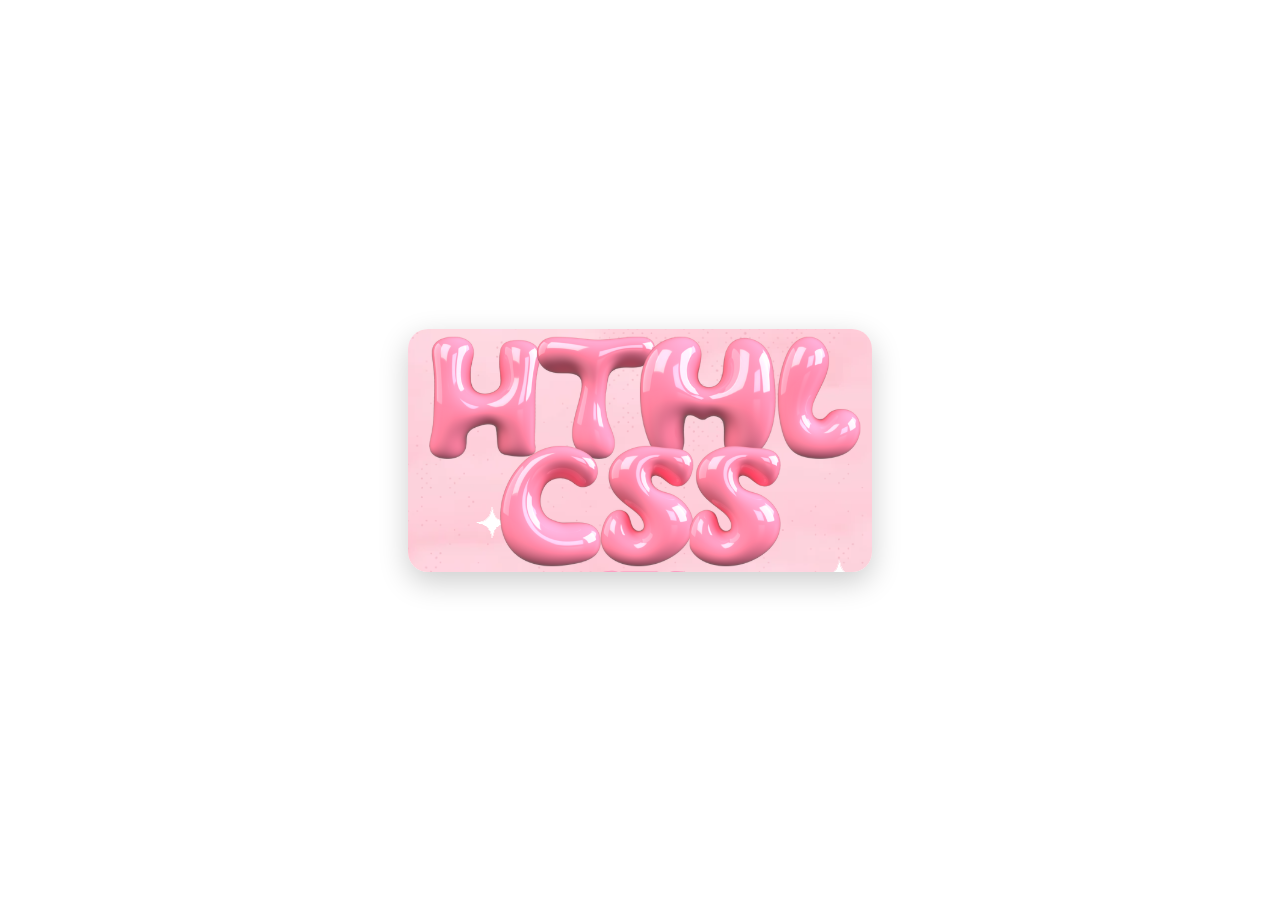
<file: index.html>
<!DOCTYPE html>
<html lang="fr">
<head>
  <meta charset="UTF-8" />
  <meta name="viewport" content="width=device-width, initial-scale=1.0"/>
  <title>Image Cliquable</title>
  <link rel="stylesheet" href="styles.css">
  
    
</head>
<body>
  <div class="click-wrapper">
    <img src="images/titre.PNG" alt="Image locale cliquable">
    <form action="tips.html">
      <button type="submit" class="invisible-button" aria-label="Aller à la page principale"></button>
    </form>
  </div>
</body>
</html>
</file>
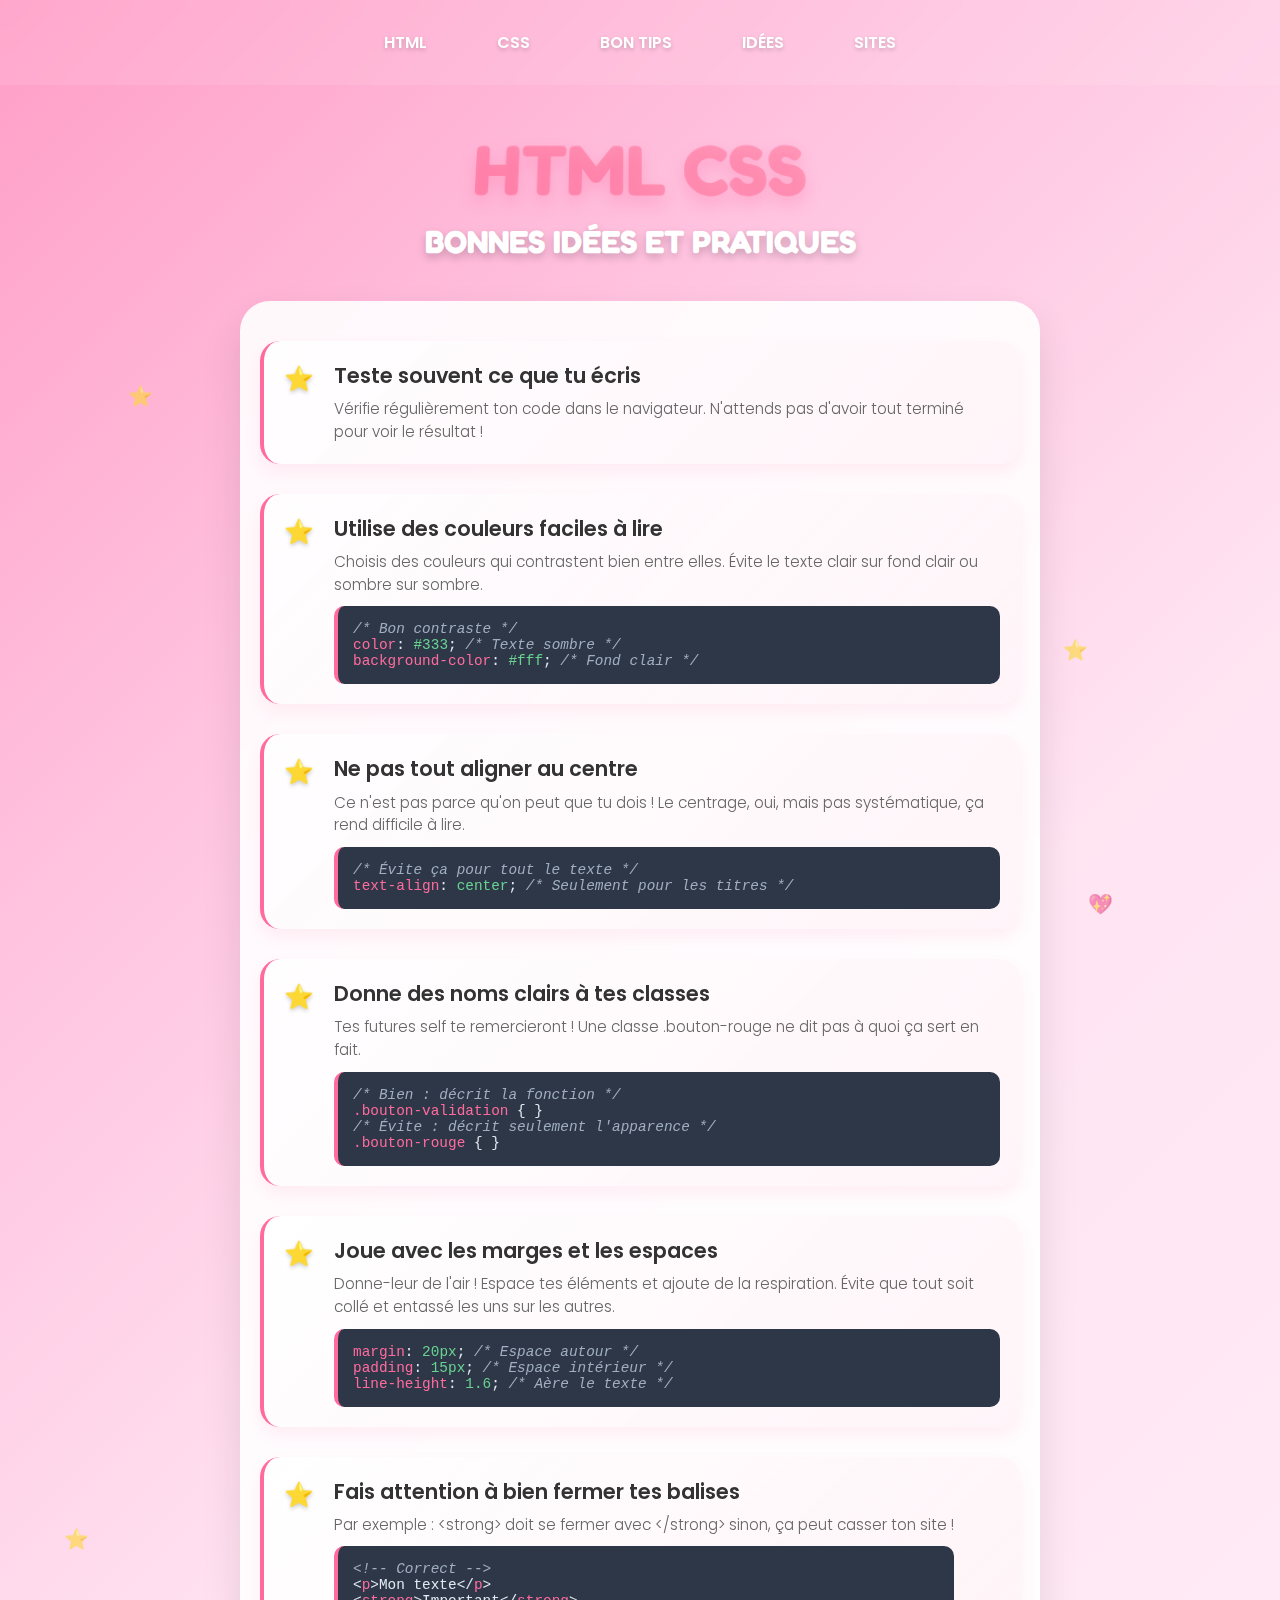
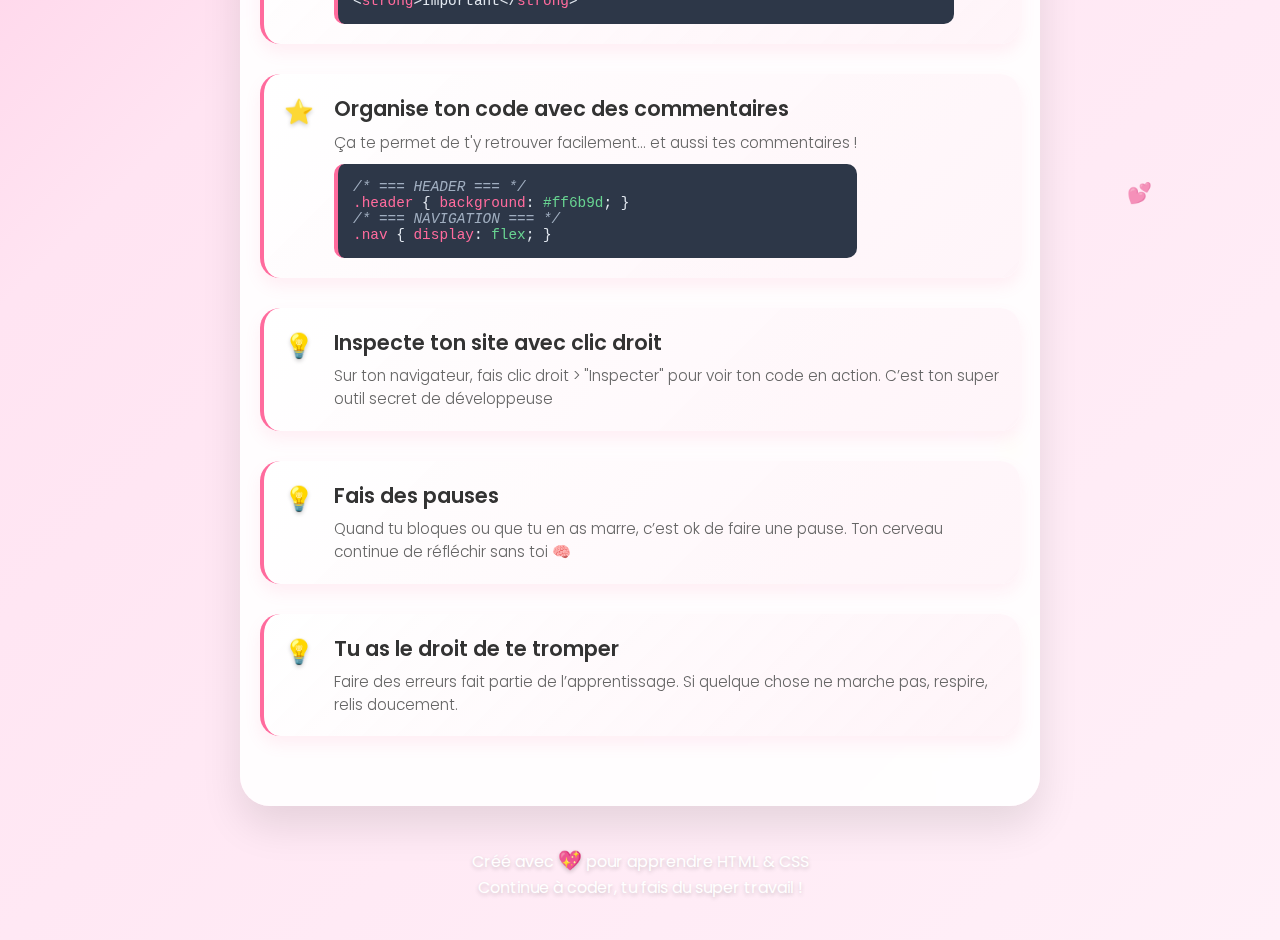
<file: tips.html>
<!DOCTYPE html>
<html lang="fr">
<head>
    <meta charset="UTF-8">
    <meta name="viewport" content="width=device-width, initial-scale=1.0">
    <title>Bonnes Pratiques HTML & CSS</title>
    <link rel="stylesheet" href="tips.css">
</head>
<body>
    <!-- ⭐ Décorations flottantes -->
    <span class="decoration star1">⭐</span>
    <span class="decoration star2">⭐</span>
    <span class="decoration star3">⭐</span>
    <span class="decoration star4">⭐</span>
    <span class="decoration heart1">💖</span>
    <span class="decoration heart2">💕</span>

    <!-- 🧭 Navigation avec liens -->
    <nav>
        <a href="https://www.w3schools.com/html/default.asp" class="nav-link" target="_blank">HTML</a>
        <a href="https://www.w3schools.com/css/default.asp" class="nav-link" target="_blank">CSS</a>
        <a href="#bon-tips" class="nav-link">BON TIPS</a>
        <a href="idees.html" class="nav-link">IDÉES</a>
        <a href="https://www.sublimetext.com/" class="nav-link" target="_blank">SITES</a>
    </nav>

    <!-- 🎀 Titre principal -->
    <header class="main-title">
        <h1 class="html-css-title">HTML CSS</h1>
        <h2 class="subtitle">BONNES IDÉES ET PRATIQUES</h2>
    </header>

    <!-- 💡 Conteneur des conseils -->
    <main class="tips-container" id="bon-tips">

        <article class="tip">
            <span class="tip-icon">⭐</span>
            <section class="tip-content">
                <h3>Teste souvent ce que tu écris</h3>
                <p>Vérifie régulièrement ton code dans le navigateur. N'attends pas d'avoir tout terminé pour voir le résultat !</p>
            </section>
        </article>

        <article class="tip">
            <span class="tip-icon">⭐</span>
            <section class="tip-content">
                <h3>Utilise des couleurs faciles à lire</h3>
                <p>Choisis des couleurs qui contrastent bien entre elles. Évite le texte clair sur fond clair ou sombre sur sombre.</p>
                <div class="code-example">
<span class="comment">/* Bon contraste */</span><br>
<span class="keyword">color</span>: <span class="string">#333</span>; <span class="comment">/* Texte sombre */</span><br>
<span class="keyword">background-color</span>: <span class="string">#fff</span>; <span class="comment">/* Fond clair */</span>
                </div>
            </section>
        </article>

        <article class="tip">
            <span class="tip-icon">⭐</span>
            <section class="tip-content">
                <h3>Ne pas tout aligner au centre</h3>
                <p>Ce n'est pas parce qu'on peut que tu dois ! Le centrage, oui, mais pas systématique, ça rend difficile à lire.</p>
                <div class="code-example">
<span class="comment">/* Évite ça pour tout le texte */</span><br>
<span class="keyword">text-align</span>: <span class="string">center</span>; <span class="comment">/* Seulement pour les titres */</span>
                </div>
            </section>
        </article>

        <article class="tip">
            <span class="tip-icon">⭐</span>
            <section class="tip-content">
                <h3>Donne des noms clairs à tes classes</h3>
                <p>Tes futures self te remercieront ! Une classe .bouton-rouge ne dit pas à quoi ça sert en fait.</p>
                <div class="code-example">
<span class="comment">/* Bien : décrit la fonction */</span><br>
<span class="keyword">.bouton-validation</span> { }<br>
<span class="comment">/* Évite : décrit seulement l'apparence */</span><br>
<span class="keyword">.bouton-rouge</span> { }
                </div>
            </section>
        </article>

        <article class="tip">
            <span class="tip-icon">⭐</span>
            <section class="tip-content">
                <h3>Joue avec les marges et les espaces</h3>
                <p>Donne-leur de l'air ! Espace tes éléments et ajoute de la respiration. Évite que tout soit collé et entassé les uns sur les autres.</p>
                <div class="code-example">
<span class="keyword">margin</span>: <span class="string">20px</span>; <span class="comment">/* Espace autour */</span><br>
<span class="keyword">padding</span>: <span class="string">15px</span>; <span class="comment">/* Espace intérieur */</span><br>
<span class="keyword">line-height</span>: <span class="string">1.6</span>; <span class="comment">/* Aère le texte */</span>
                </div>
            </section>
        </article>

        <article class="tip">
            <span class="tip-icon">⭐</span>
            <section class="tip-content">
                <h3>Fais attention à bien fermer tes balises</h3>
                <p>Par exemple : &lt;strong&gt; doit se fermer avec &lt;/strong&gt; sinon, ça peut casser ton site !</p>
                <div class="code-example">
<span class="comment">&lt;!-- Correct --&gt;</span><br>
&lt;<span class="keyword">p</span>&gt;Mon texte&lt;/<span class="keyword">p</span>&gt;<br>
&lt;<span class="keyword">strong</span>&gt;Important&lt;/<span class="keyword">strong</span>&gt;
                </div>
            </section>
        </article>

        <article class="tip">
            <span class="tip-icon">⭐</span>
            <section class="tip-content">
                <h3>Organise ton code avec des commentaires</h3>
                <p>Ça te permet de t'y retrouver facilement... et aussi tes commentaires !</p>
                <div class="code-example">
<span class="comment">/* === HEADER === */</span><br>
<span class="keyword">.header</span> { <span class="keyword">background</span>: <span class="string">#ff6b9d</span>; }<br>
<span class="comment">/* === NAVIGATION === */</span><br>
<span class="keyword">.nav</span> { <span class="keyword">display</span>: <span class="string">flex</span>; }
                </div>
            </section>
        </article>

        <article class="tip">
            <span class="tip-icon">💡</span>
            <section class="tip-content">
                <h3>Inspecte ton site avec clic droit</h3>
                <p>Sur ton navigateur, fais clic droit &gt; "Inspecter" pour voir ton code en action. C’est ton super outil secret de développeuse</p>
            </section>
        </article>

        <article class="tip">
            <span class="tip-icon">💡</span>
            <section class="tip-content">
                <h3>Fais des pauses</h3>
                <p>Quand tu bloques ou que tu en as marre, c’est ok de faire une pause. Ton cerveau continue de réfléchir sans toi 🧠</p>
            </section>
        </article>

        <article class="tip">
            <span class="tip-icon">💡</span>
            <section class="tip-content">
                <h3>Tu as le droit de te tromper</h3>
                <p>Faire des erreurs fait partie de l’apprentissage. Si quelque chose ne marche pas, respire, relis doucement.</p>
            </section>
        </article>

    </main>

    <!-- 📌 Pied de page -->
    <footer>
        <p>Créé avec <span class="footer-heart">💖</span> pour apprendre HTML & CSS</p>
        <p>Continue à coder, tu fais du super travail !</p>
    </footer>
</body>
</html>
</file>
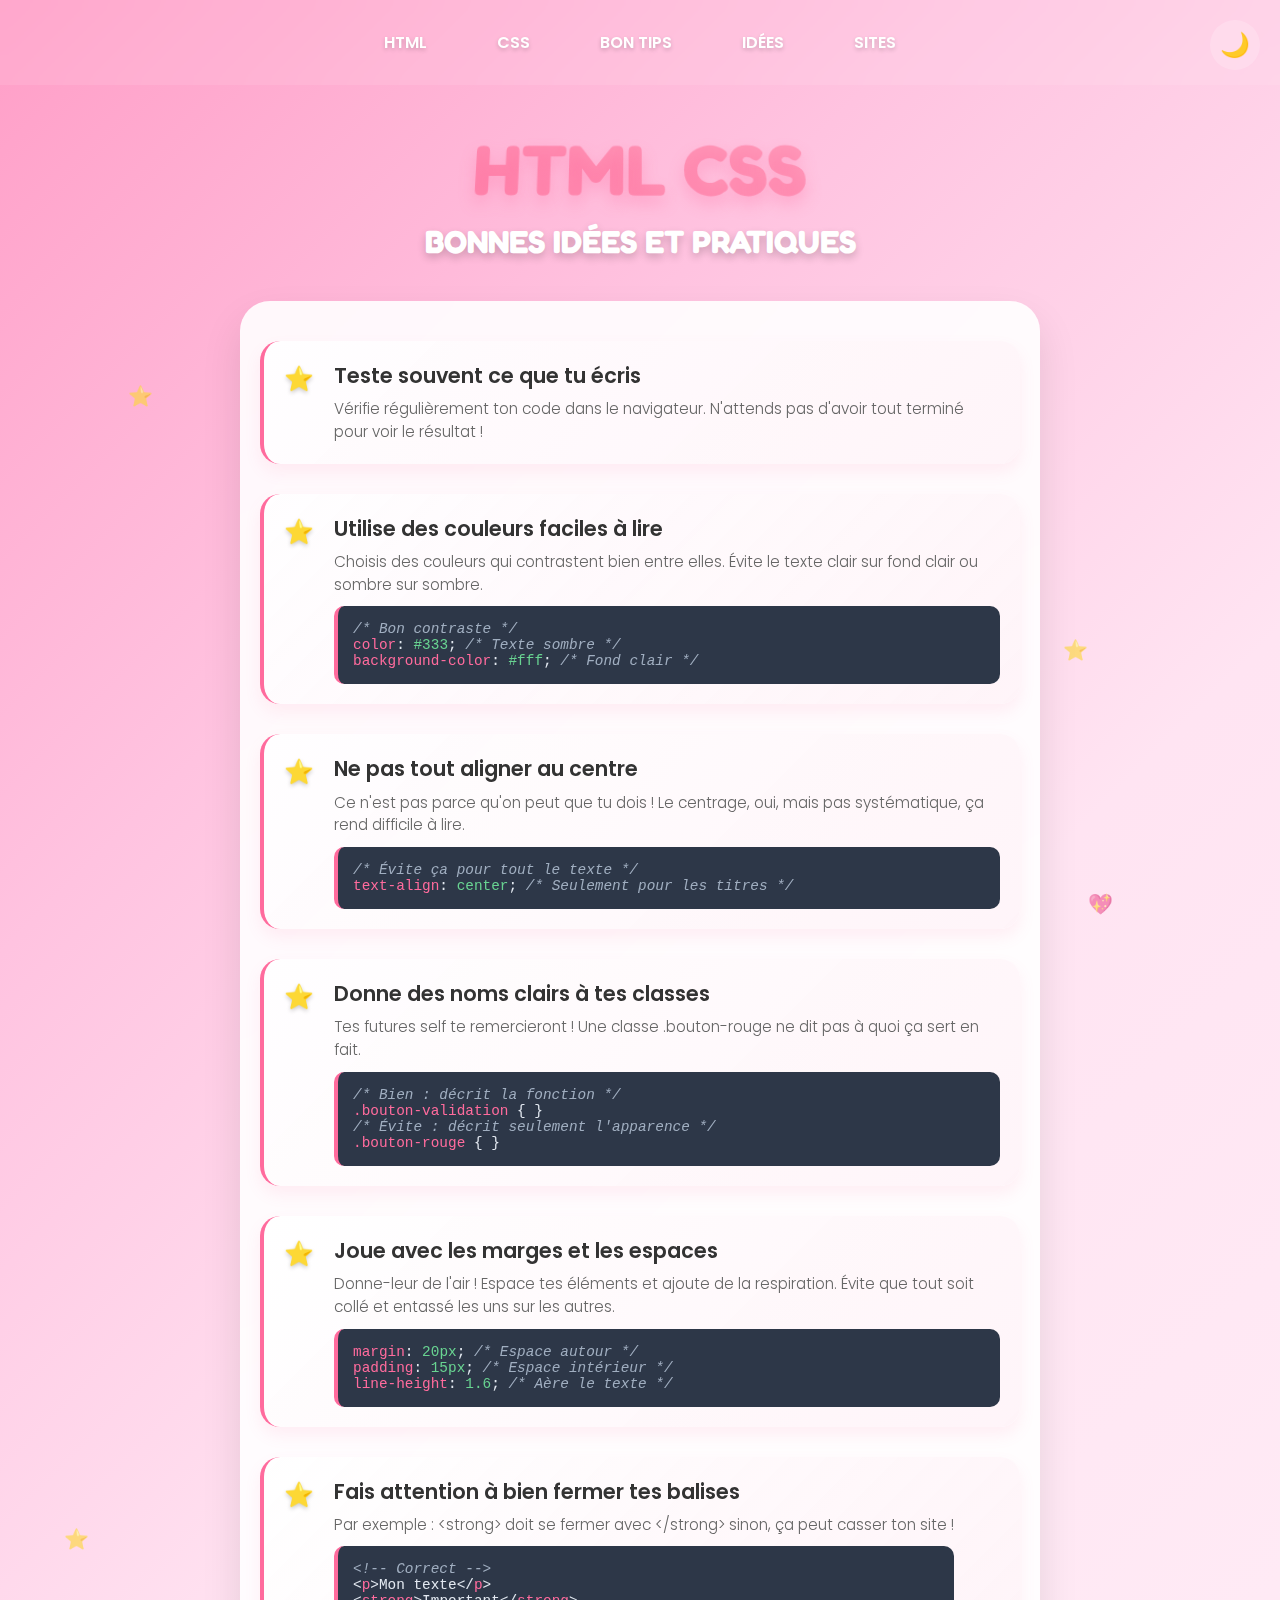
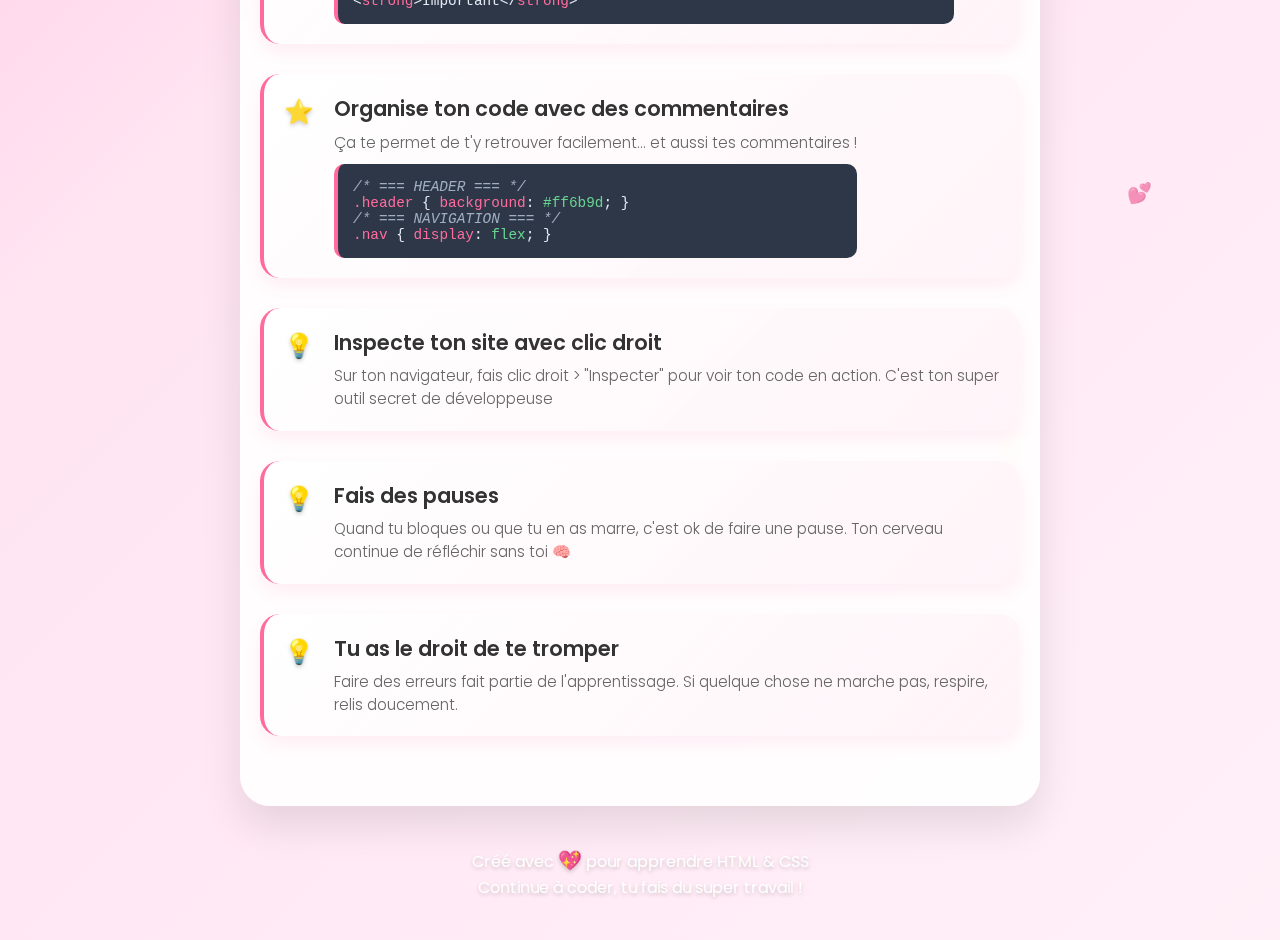
<file: tips2.html>
<!DOCTYPE html>
<html lang="fr">
<head>
    <meta charset="UTF-8">
    <meta name="viewport" content="width=device-width, initial-scale=1.0">
    <title>Bonnes Pratiques HTML & CSS</title>
    <style>
        @import url('https://fonts.googleapis.com/css2?family=Fredoka+One:wght@400&family=Poppins:wght@300;400;600;700&display=swap');
        
        * {
            margin: 0;
            padding: 0;
            box-sizing: border-box;
        }
        
        body {
            font-family: 'Poppins', sans-serif;
            background: linear-gradient(135deg, #ff9ec7 0%, #ffc3e0 25%, #ffe4f2 50%, #fff0f8 100%);
            min-height: 100vh;
            position: relative;
            overflow-x: hidden;
            transition: all 0.3s ease;
        }
        
        /* Mode sombre */
        body.dark-mode {
            background: linear-gradient(135deg, #1a1a2e 0%, #16213e 25%, #0f3460 50%, #1e3a5f 100%);
        }
        
        /* Bouton de mode sombre */
        .dark-mode-toggle {
            position: fixed;
            top: 20px;
            right: 20px;
            background: rgba(255, 255, 255, 0.2);
            border: none;
            border-radius: 50%;
            width: 50px;
            height: 50px;
            font-size: 24px;
            cursor: pointer;
            backdrop-filter: blur(10px);
            transition: all 0.3s ease;
            z-index: 1000;
        }
        
        .dark-mode-toggle:hover {
            transform: scale(1.1);
            background: rgba(255, 255, 255, 0.3);
        }
        
        /* Étoiles et cœurs décoratifs */
        .decoration {
            position: absolute;
            font-size: 20px;
            opacity: 0.6;
            animation: float 3s ease-in-out infinite;
        }
        
        .star1 { top: 15%; left: 10%; animation-delay: 0s; }
        .star2 { top: 25%; right: 15%; animation-delay: 1s; }
        .star3 { top: 60%; left: 5%; animation-delay: 2s; }
        .star4 { top: 80%; right: 20%; animation-delay: 0.5s; }
        .heart1 { top: 35%; left: 85%; animation-delay: 1.5s; }
        .heart2 { top: 70%; right: 10%; animation-delay: 2.5s; }
        
        @keyframes float {
            0%, 100% { transform: translateY(0px) rotate(0deg); }
            50% { transform: translateY(-10px) rotate(5deg); }
        }
        
        /* Navigation */
        nav {
            display: flex;
            justify-content: center;
            gap: 30px;
            padding: 20px;
            background: rgba(255, 255, 255, 0.1);
            backdrop-filter: blur(10px);
        }
        
        .dark-mode nav {
            background: rgba(0, 0, 0, 0.2);
        }
        
        .nav-link {
            color: #fff;
            text-decoration: none;
            font-weight: 600;
            padding: 10px 20px;
            border-radius: 20px;
            transition: all 0.3s ease;
            text-shadow: 0 2px 4px rgba(0,0,0,0.2);
        }
        
        .nav-link:hover {
            background: rgba(255, 255, 255, 0.2);
            transform: translateY(-2px);
        }
        
        .dark-mode .nav-link:hover {
            background: rgba(255, 255, 255, 0.1);
        }
        
        /* Titre principal avec effet 3D */
        .main-title {
            text-align: center;
            margin: 40px 0;
        }
        
        .html-css-title {
            font-family: 'Fredoka One', cursive;
            font-size: 4.5rem;
            background: linear-gradient(45deg, #ff6b9d, #ff8fb3, #ffb3cc);
            -webkit-background-clip: text;
            -webkit-text-fill-color: transparent;
            background-clip: text;
            text-shadow: 0 8px 16px rgba(255, 107, 157, 0.3);
            margin-bottom: 10px;
            transform: perspective(500px) rotateX(10deg);
        }
        
        .dark-mode .html-css-title {
            background: linear-gradient(45deg, #ff6b9d, #ff8fb3, #ffb3cc);
            -webkit-background-clip: text;
            -webkit-text-fill-color: transparent;
            background-clip: text;
            text-shadow: 0 8px 16px rgba(255, 107, 157, 0.5);
        }
        
        .subtitle {
            font-family: 'Fredoka One', cursive;
            font-size: 2rem;
            color: #fff;
            text-shadow: 0 4px 8px rgba(0,0,0,0.2);
            margin-bottom: 30px;
        }
        
        /* Container principal */
        .tips-container {
            max-width: 800px;
            margin: 0 auto;
            padding: 40px 20px;
            background: rgba(255, 255, 255, 0.9);
            border-radius: 30px;
            box-shadow: 0 20px 40px rgba(0,0,0,0.1);
            backdrop-filter: blur(10px);
            position: relative;
            z-index: 10;
            transition: all 0.3s ease;
        }
        
        .dark-mode .tips-container {
            background: rgba(30, 30, 46, 0.9);
            box-shadow: 0 20px 40px rgba(0,0,0,0.3);
        }
        
        /* Chaque conseil */
        .tip {
            display: flex;
            align-items: flex-start;
            margin-bottom: 30px;
            padding: 20px;
            background: linear-gradient(135deg, rgba(255, 255, 255, 0.8), rgba(255, 243, 248, 0.9));
            border-radius: 20px;
            box-shadow: 0 8px 16px rgba(255, 107, 157, 0.1);
            transition: all 0.3s ease;
            border-left: 4px solid #ff6b9d;
        }
        
        .dark-mode .tip {
            background: linear-gradient(135deg, rgba(45, 55, 72, 0.8), rgba(30, 30, 46, 0.9));
            box-shadow: 0 8px 16px rgba(0, 0, 0, 0.2);
        }
        
        .tip:hover {
            transform: translateY(-5px);
            box-shadow: 0 12px 24px rgba(255, 107, 157, 0.2);
        }
        
        .dark-mode .tip:hover {
            box-shadow: 0 12px 24px rgba(0, 0, 0, 0.3);
        }
        
        .tip-icon {
            font-size: 24px;
            margin-right: 20px;
            color: #ffd700;
            text-shadow: 0 2px 4px rgba(0,0,0,0.2);
            animation: sparkle 2s ease-in-out infinite;
        }
        
        @keyframes sparkle {
            0%, 100% { transform: scale(1) rotate(0deg); }
            50% { transform: scale(1.1) rotate(5deg); }
        }
        
        .tip-content h3 {
            color: #333;
            font-size: 1.3rem;
            font-weight: 600;
            margin-bottom: 8px;
            line-height: 1.4;
            transition: color 0.3s ease;
        }
        
        .dark-mode .tip-content h3 {
            color: #e2e8f0;
        }
        
        .tip-content p {
            color: #666;
            font-size: 0.95rem;
            line-height: 1.5;
            font-weight: 300;
            transition: color 0.3s ease;
        }
        
        .dark-mode .tip-content p {
            color: #a0aec0;
        }
        
        /* Code examples */
        .code-example {
            background: #2d3748;
            color: #e2e8f0;
            padding: 15px;
            border-radius: 10px;
            margin-top: 10px;
            font-family: 'Courier New', monospace;
            font-size: 0.9rem;
            overflow-x: auto;
            border-left: 4px solid #ff6b9d;
        }
        
        .dark-mode .code-example {
            background: #1a202c;
            border-left: 4px solid #ff6b9d;
        }
        
        .code-example .keyword { color: #ff6b9d; }
        .code-example .string { color: #68d391; }
        .code-example .comment { color: #a0aec0; font-style: italic; }
        
        /* Footer */
        footer {
            text-align: center;
            padding: 40px 20px;
            color: #fff;
            text-shadow: 0 2px 4px rgba(0,0,0,0.2);
        }
        
        .footer-heart {
            color: #ff6b9d;
            font-size: 1.2rem;
            animation: heartbeat 1.5s ease-in-out infinite;
        }
        
        @keyframes heartbeat {
            0%, 100% { transform: scale(1); }
            50% { transform: scale(1.1); }
        }
    </style>
</head>
<body>
    <!-- Bouton mode sombre -->
    <button class="dark-mode-toggle" onclick="toggleDarkMode()">🌙</button>

    <!-- ⭐ Décorations flottantes -->
    <span class="decoration star1">⭐</span>
    <span class="decoration star2">⭐</span>
    <span class="decoration star3">⭐</span>
    <span class="decoration star4">⭐</span>
    <span class="decoration heart1">💖</span>
    <span class="decoration heart2">💕</span>

    <!-- 🧭 Navigation avec liens -->
    <nav>
        <a href="https://www.w3schools.com/html/default.asp" class="nav-link" target="_blank">HTML</a>
        <a href="https://www.w3schools.com/css/default.asp" class="nav-link" target="_blank">CSS</a>
        <a href="#bon-tips" class="nav-link">BON TIPS</a>
        <a href="idees.html" class="nav-link">IDÉES</a>
        <a href="https://www.sublimetext.com/" class="nav-link" target="_blank">SITES</a>
    </nav>

    <!-- 🎀 Titre principal -->
    <header class="main-title">
        <h1 class="html-css-title">HTML CSS</h1>
        <h2 class="subtitle">BONNES IDÉES ET PRATIQUES</h2>
    </header>

    <!-- 💡 Conteneur des conseils -->
    <main class="tips-container" id="bon-tips">

        <article class="tip">
            <span class="tip-icon">⭐</span>
            <section class="tip-content">
                <h3>Teste souvent ce que tu écris</h3>
                <p>Vérifie régulièrement ton code dans le navigateur. N'attends pas d'avoir tout terminé pour voir le résultat !</p>
            </section>
        </article>

        <article class="tip">
            <span class="tip-icon">⭐</span>
            <section class="tip-content">
                <h3>Utilise des couleurs faciles à lire</h3>
                <p>Choisis des couleurs qui contrastent bien entre elles. Évite le texte clair sur fond clair ou sombre sur sombre.</p>
                <div class="code-example">
<span class="comment">/* Bon contraste */</span><br>
<span class="keyword">color</span>: <span class="string">#333</span>; <span class="comment">/* Texte sombre */</span><br>
<span class="keyword">background-color</span>: <span class="string">#fff</span>; <span class="comment">/* Fond clair */</span>
                </div>
            </section>
        </article>

        <article class="tip">
            <span class="tip-icon">⭐</span>
            <section class="tip-content">
                <h3>Ne pas tout aligner au centre</h3>
                <p>Ce n'est pas parce qu'on peut que tu dois ! Le centrage, oui, mais pas systématique, ça rend difficile à lire.</p>
                <div class="code-example">
<span class="comment">/* Évite ça pour tout le texte */</span><br>
<span class="keyword">text-align</span>: <span class="string">center</span>; <span class="comment">/* Seulement pour les titres */</span>
                </div>
            </section>
        </article>

        <article class="tip">
            <span class="tip-icon">⭐</span>
            <section class="tip-content">
                <h3>Donne des noms clairs à tes classes</h3>
                <p>Tes futures self te remercieront ! Une classe .bouton-rouge ne dit pas à quoi ça sert en fait.</p>
                <div class="code-example">
<span class="comment">/* Bien : décrit la fonction */</span><br>
<span class="keyword">.bouton-validation</span> { }<br>
<span class="comment">/* Évite : décrit seulement l'apparence */</span><br>
<span class="keyword">.bouton-rouge</span> { }
                </div>
            </section>
        </article>

        <article class="tip">
            <span class="tip-icon">⭐</span>
            <section class="tip-content">
                <h3>Joue avec les marges et les espaces</h3>
                <p>Donne-leur de l'air ! Espace tes éléments et ajoute de la respiration. Évite que tout soit collé et entassé les uns sur les autres.</p>
                <div class="code-example">
<span class="keyword">margin</span>: <span class="string">20px</span>; <span class="comment">/* Espace autour */</span><br>
<span class="keyword">padding</span>: <span class="string">15px</span>; <span class="comment">/* Espace intérieur */</span><br>
<span class="keyword">line-height</span>: <span class="string">1.6</span>; <span class="comment">/* Aère le texte */</span>
                </div>
            </section>
        </article>

        <article class="tip">
            <span class="tip-icon">⭐</span>
            <section class="tip-content">
                <h3>Fais attention à bien fermer tes balises</h3>
                <p>Par exemple : &lt;strong&gt; doit se fermer avec &lt;/strong&gt; sinon, ça peut casser ton site !</p>
                <div class="code-example">
<span class="comment">&lt;!-- Correct --&gt;</span><br>
&lt;<span class="keyword">p</span>&gt;Mon texte&lt;/<span class="keyword">p</span>&gt;<br>
&lt;<span class="keyword">strong</span>&gt;Important&lt;/<span class="keyword">strong</span>&gt;
                </div>
            </section>
        </article>

        <article class="tip">
            <span class="tip-icon">⭐</span>
            <section class="tip-content">
                <h3>Organise ton code avec des commentaires</h3>
                <p>Ça te permet de t'y retrouver facilement... et aussi tes commentaires !</p>
                <div class="code-example">
<span class="comment">/* === HEADER === */</span><br>
<span class="keyword">.header</span> { <span class="keyword">background</span>: <span class="string">#ff6b9d</span>; }<br>
<span class="comment">/* === NAVIGATION === */</span><br>
<span class="keyword">.nav</span> { <span class="keyword">display</span>: <span class="string">flex</span>; }
                </div>
            </section>
        </article>

        <article class="tip">
            <span class="tip-icon">💡</span>
            <section class="tip-content">
                <h3>Inspecte ton site avec clic droit</h3>
                <p>Sur ton navigateur, fais clic droit &gt; "Inspecter" pour voir ton code en action. C'est ton super outil secret de développeuse</p>
            </section>
        </article>

        <article class="tip">
            <span class="tip-icon">💡</span>
            <section class="tip-content">
                <h3>Fais des pauses</h3>
                <p>Quand tu bloques ou que tu en as marre, c'est ok de faire une pause. Ton cerveau continue de réfléchir sans toi 🧠</p>
            </section>
        </article>

        <article class="tip">
            <span class="tip-icon">💡</span>
            <section class="tip-content">
                <h3>Tu as le droit de te tromper</h3>
                <p>Faire des erreurs fait partie de l'apprentissage. Si quelque chose ne marche pas, respire, relis doucement.</p>
            </section>
        </article>

    </main>

    <!-- 📌 Pied de page -->
    <footer>
        <p>Créé avec <span class="footer-heart">💖</span> pour apprendre HTML & CSS</p>
        <p>Continue à coder, tu fais du super travail !</p>
    </footer>

    <script>
        function toggleDarkMode() {
            const body = document.body;
            const button = document.querySelector('.dark-mode-toggle');
            
            body.classList.toggle('dark-mode');
            
            if (body.classList.contains('dark-mode')) {
                button.textContent = '☀️';
            } else {
                button.textContent = '🌙';
            }
        }
    </script>
</body>
</html>
</file>
<file: styles.css>
body {
      margin: 0;
      padding: 0;
      background: #fff;
      display: flex;
      justify-content: center;
      align-items: center;
      height: 100vh;
    }
    .click-wrapper {
      position: relative;
      width: 464px;
      height: 243px;
      border-radius: 20px;
      overflow: hidden;
      box-shadow: 0 10px 30px rgba(0, 0, 0, 0.2);
      animation: pulse 2s infinite;
    }
    .click-wrapper img {
      width: 100%;
      height: auto;
      display: block;
    }
    .invisible-button {
      position: absolute;
      top: 0;
      left: 0;
      width: 100%;
      height: 100%;
      background: transparent;
      border: none;
      cursor: pointer;
    }
    
    @keyframes pulse {
      0% {
        transform: scale(1);
        box-shadow: 0 10px 30px rgba(0, 0, 0, 0.2);
      }
      50% {
        transform: scale(1.05);
        box-shadow: 0 15px 40px rgba(0, 0, 0, 0.3);
      }
      100% {
        transform: scale(1);
        box-shadow: 0 10px 30px rgba(0, 0, 0, 0.2);
      }
    }
</file>
<file: tips.css>
@import url('https://fonts.googleapis.com/css2?family=Fredoka+One:wght@400&family=Poppins:wght@300;400;600;700&display=swap');
        
        * {
            margin: 0;
            padding: 0;
            box-sizing: border-box;
        }
        
        body {
            font-family: 'Poppins', sans-serif;
            background: linear-gradient(135deg, #ff9ec7 0%, #ffc3e0 25%, #ffe4f2 50%, #fff0f8 100%);
            min-height: 100vh;
            position: relative;
            overflow-x: hidden;
        }
        
        /* Étoiles et cœurs décoratifs */
        .decoration {
            position: absolute;
            font-size: 20px;
            opacity: 0.6;
            animation: float 3s ease-in-out infinite;
        }
        
        .star1 { top: 15%; left: 10%; animation-delay: 0s; }
        .star2 { top: 25%; right: 15%; animation-delay: 1s; }
        .star3 { top: 60%; left: 5%; animation-delay: 2s; }
        .star4 { top: 80%; right: 20%; animation-delay: 0.5s; }
        .heart1 { top: 35%; left: 85%; animation-delay: 1.5s; }
        .heart2 { top: 70%; right: 10%; animation-delay: 2.5s; }
        
        @keyframes float {
            0%, 100% { transform: translateY(0px) rotate(0deg); }
            50% { transform: translateY(-10px) rotate(5deg); }
        }
        
        /* Navigation */
        nav {
            display: flex;
            justify-content: center;
            gap: 30px;
            padding: 20px;
            background: rgba(255, 255, 255, 0.1);
            backdrop-filter: blur(10px);
        }
        
        .nav-link {
            color: #fff;
            text-decoration: none;
            font-weight: 600;
            padding: 10px 20px;
            border-radius: 20px;
            transition: all 0.3s ease;
            text-shadow: 0 2px 4px rgba(0,0,0,0.2);
        }
        
        .nav-link:hover {
            background: rgba(255, 255, 255, 0.2);
            transform: translateY(-2px);
        }
        
        /* Titre principal avec effet 3D */
        .main-title {
            text-align: center;
            margin: 40px 0;
        }
        
        .html-css-title {
            font-family: 'Fredoka One', cursive;
            font-size: 4.5rem;
            background: linear-gradient(45deg, #ff6b9d, #ff8fb3, #ffb3cc);
            -webkit-background-clip: text;
            -webkit-text-fill-color: transparent;
            background-clip: text;
            text-shadow: 0 8px 16px rgba(255, 107, 157, 0.3);
            margin-bottom: 10px;
            transform: perspective(500px) rotateX(10deg);
        }
        
        .subtitle {
            font-family: 'Fredoka One', cursive;
            font-size: 2rem;
            color: #fff;
            text-shadow: 0 4px 8px rgba(0,0,0,0.2);
            margin-bottom: 30px;
        }
        
        /* Container principal */
        .tips-container {
            max-width: 800px;
            margin: 0 auto;
            padding: 40px 20px;
            background: rgba(255, 255, 255, 0.9);
            border-radius: 30px;
            box-shadow: 0 20px 40px rgba(0,0,0,0.1);
            backdrop-filter: blur(10px);
            position: relative;
            z-index: 10;
        }
        
        /* Chaque conseil */
        .tip {
            display: flex;
            align-items: flex-start;
            margin-bottom: 30px;
            padding: 20px;
            background: linear-gradient(135deg, rgba(255, 255, 255, 0.8), rgba(255, 243, 248, 0.9));
            border-radius: 20px;
            box-shadow: 0 8px 16px rgba(255, 107, 157, 0.1);
            transition: all 0.3s ease;
            border-left: 4px solid #ff6b9d;
        }
        
        .tip:hover {
            transform: translateY(-5px);
            box-shadow: 0 12px 24px rgba(255, 107, 157, 0.2);
        }
        
        .tip-icon {
            font-size: 24px;
            margin-right: 20px;
            color: #ffd700;
            text-shadow: 0 2px 4px rgba(0,0,0,0.2);
            animation: sparkle 2s ease-in-out infinite;
        }
        
        @keyframes sparkle {
            0%, 100% { transform: scale(1) rotate(0deg); }
            50% { transform: scale(1.1) rotate(5deg); }
        }
        
        .tip-content h3 {
            color: #333;
            font-size: 1.3rem;
            font-weight: 600;
            margin-bottom: 8px;
            line-height: 1.4;
        }
        
        .tip-content p {
            color: #666;
            font-size: 0.95rem;
            line-height: 1.5;
            font-weight: 300;
        }
        
        /* Code examples */
        .code-example {
            background: #2d3748;
            color: #e2e8f0;
            padding: 15px;
            border-radius: 10px;
            margin-top: 10px;
            font-family: 'Courier New', monospace;
            font-size: 0.9rem;
            overflow-x: auto;
            border-left: 4px solid #ff6b9d;
        }
        
        .code-example .keyword { color: #ff6b9d; }
        .code-example .string { color: #68d391; }
        .code-example .comment { color: #a0aec0; font-style: italic; }
        
        /* Footer */
        footer {
            text-align: center;
            padding: 40px 20px;
            color: #fff;
            text-shadow: 0 2px 4px rgba(0,0,0,0.2);
        }
        
        .footer-heart {
            color: #ff6b9d;
            font-size: 1.2rem;
            animation: heartbeat 1.5s ease-in-out infinite;
        }
        
        @keyframes heartbeat {
            0%, 100% { transform: scale(1); }
            50% { transform: scale(1.1); }
        }
</file>
